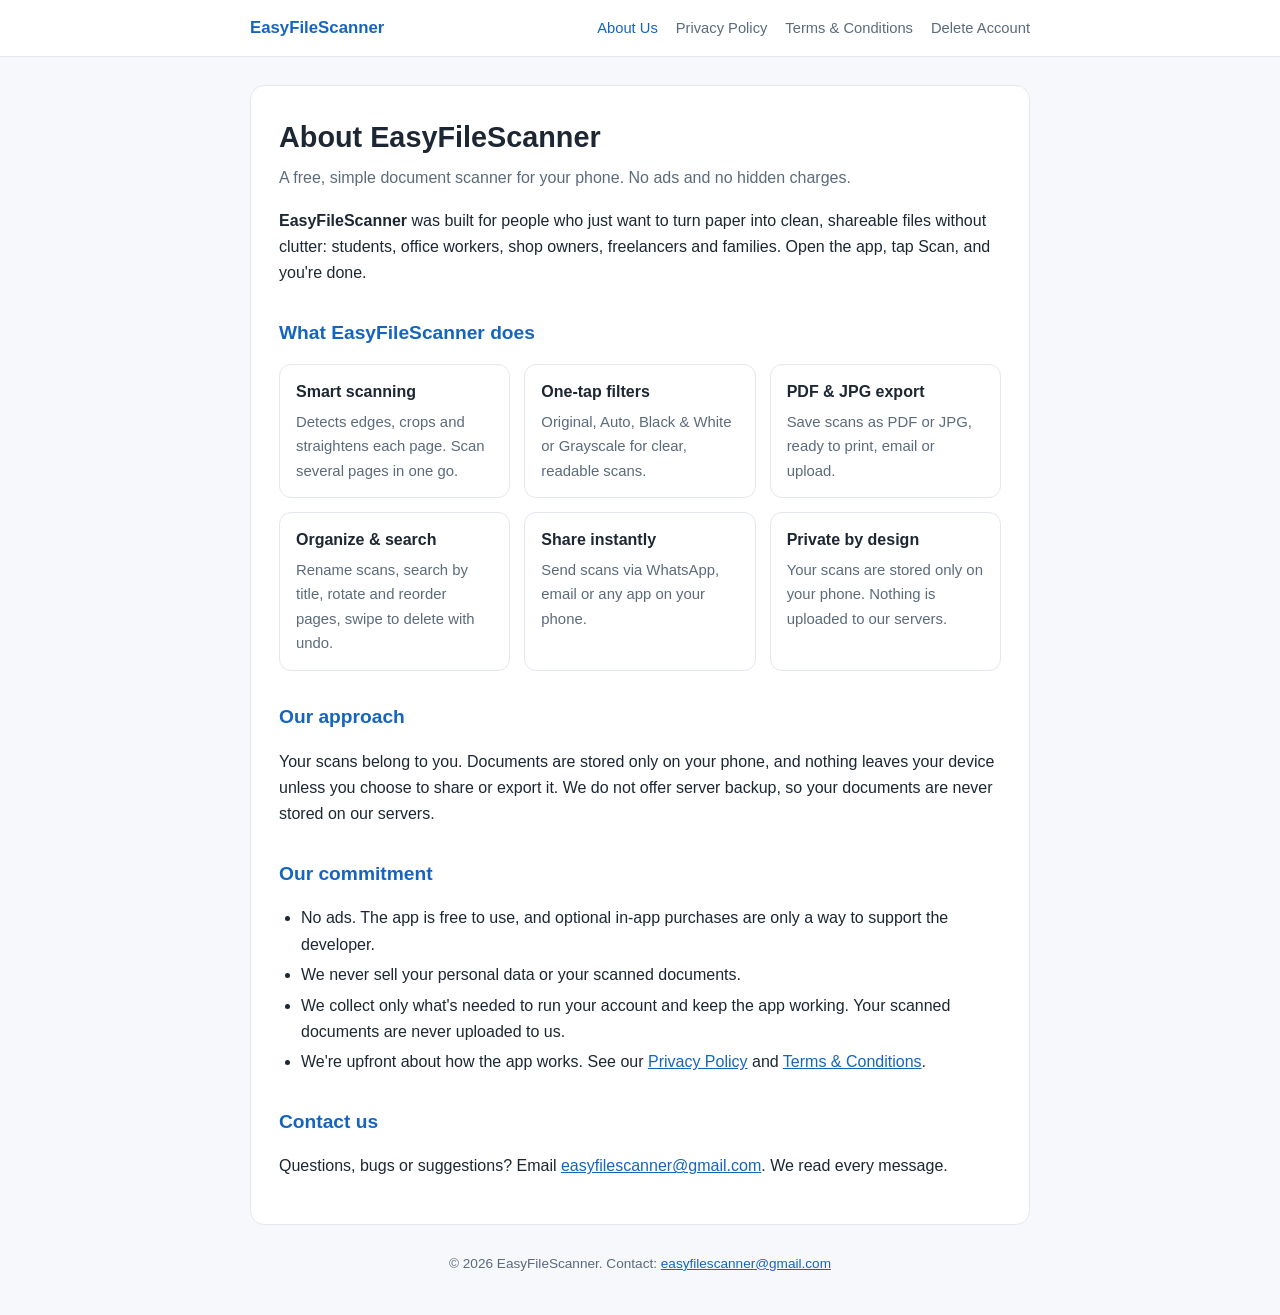
<file: index.html>
<!DOCTYPE html><html lang="en"><head><meta charset="UTF-8"><meta http-equiv="refresh" content="0; url=about-us.html"><title>EasyFileScanner</title></head><body><a href="about-us.html">EasyFileScanner</a></body></html>
</file>
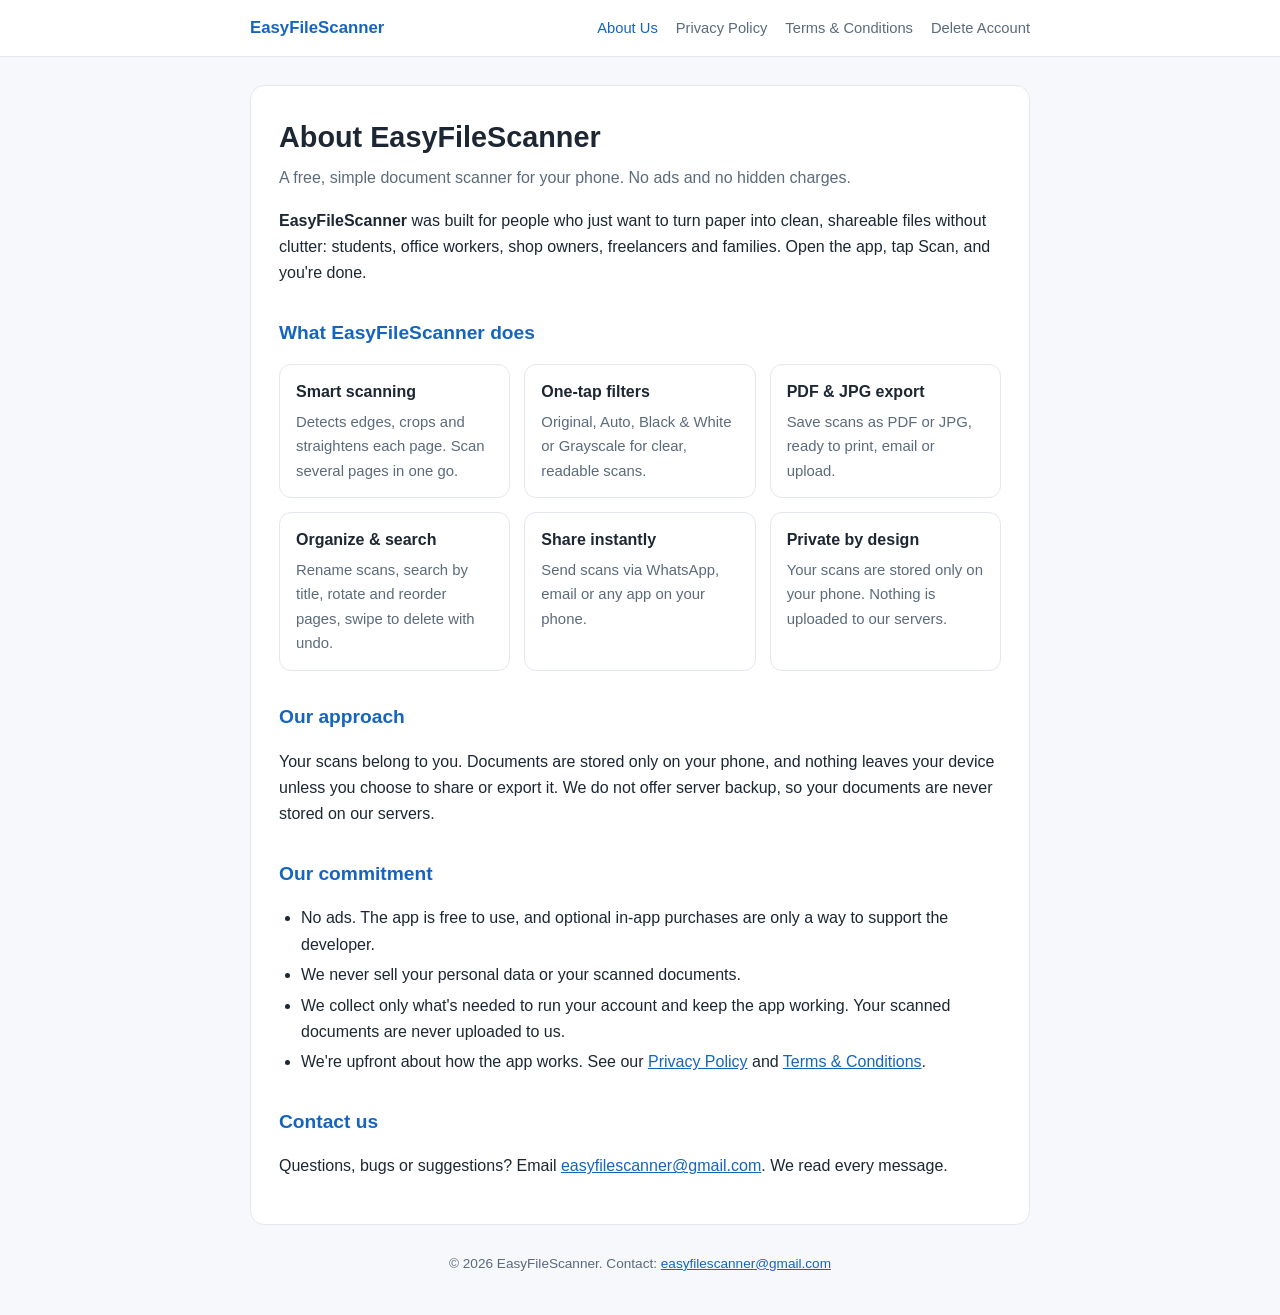
<file: about-us.html>
<!DOCTYPE html>
<html lang="en">
<head>
<meta charset="UTF-8">
<meta name="viewport" content="width=device-width, initial-scale=1">
<title>About Us – EasyFileScanner</title>
<meta name="description" content="About Us for EasyFileScanner: PDF Scanner, a free document scanner app for Android.">
<link rel="stylesheet" href="style.css">
</head>
<body>
<header><nav>
<span class="logo">EasyFileScanner</span>
<a href="about-us.html" class="active">About Us</a>
<a href="privacy-policy.html" >Privacy Policy</a>
<a href="terms-and-conditions.html" >Terms &amp; Conditions</a>
<a href="delete-account.html" >Delete Account</a>
</nav></header>
<main><div class="card">
<h1>About EasyFileScanner</h1>
<p class="sub">A free, simple document scanner for your phone. No ads and no hidden charges.</p>

<p><strong>EasyFileScanner</strong> was built for people who just want to turn paper into clean, shareable files without clutter: students, office workers, shop owners, freelancers and families. Open the app, tap Scan, and you're done.</p>

<h2>What EasyFileScanner does</h2>
<div class="features">
  <div class="feature"><h3>Smart scanning</h3><p>Detects edges, crops and straightens each page. Scan several pages in one go.</p></div>
  <div class="feature"><h3>One-tap filters</h3><p>Original, Auto, Black &amp; White or Grayscale for clear, readable scans.</p></div>
  <div class="feature"><h3>PDF &amp; JPG export</h3><p>Save scans as PDF or JPG, ready to print, email or upload.</p></div>
  <div class="feature"><h3>Organize &amp; search</h3><p>Rename scans, search by title, rotate and reorder pages, swipe to delete with undo.</p></div>
  <div class="feature"><h3>Share instantly</h3><p>Send scans via WhatsApp, email or any app on your phone.</p></div>
  <div class="feature"><h3>Private by design</h3><p>Your scans are stored only on your phone. Nothing is uploaded to our servers.</p></div>
</div>

<h2>Our approach</h2>
<p>Your scans belong to you. Documents are stored only on your phone, and nothing leaves your device unless you choose to share or export it. We do not offer server backup, so your documents are never stored on our servers.</p>

<h2>Our commitment</h2>
<ul>
  <li>No ads. The app is free to use, and optional in-app purchases are only a way to support the developer.</li>
  <li>We never sell your personal data or your scanned documents.</li>
  <li>We collect only what's needed to run your account and keep the app working. Your scanned documents are never uploaded to us.</li>
  <li>We're upfront about how the app works. See our <a href="privacy-policy.html">Privacy Policy</a> and <a href="terms-and-conditions.html">Terms &amp; Conditions</a>.</li>
</ul>

<h2>Contact us</h2>
<p>Questions, bugs or suggestions? Email <a href="mailto:easyfilescanner@gmail.com">easyfilescanner@gmail.com</a>. We read every message.</p>
</div></main>
<footer>&copy; 2026 EasyFileScanner. Contact: <a href="mailto:easyfilescanner@gmail.com">easyfilescanner@gmail.com</a></footer>
</body>
</html>
</file>
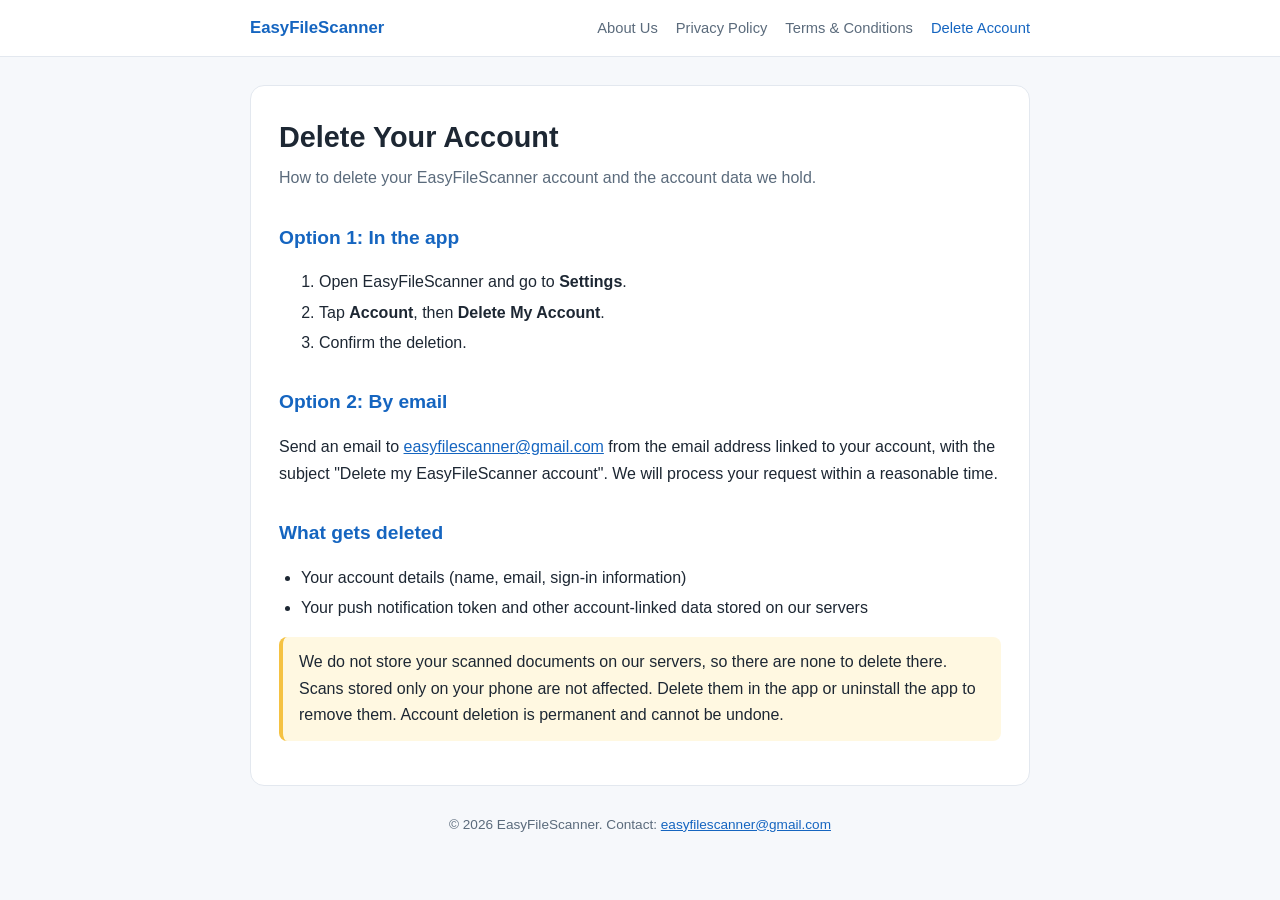
<file: delete-account.html>
<!DOCTYPE html>
<html lang="en">
<head>
<meta charset="UTF-8">
<meta name="viewport" content="width=device-width, initial-scale=1">
<title>Delete Account – EasyFileScanner</title>
<meta name="description" content="Delete Account for EasyFileScanner: PDF Scanner, a free document scanner app for Android.">
<link rel="stylesheet" href="style.css">
</head>
<body>
<header><nav>
<span class="logo">EasyFileScanner</span>
<a href="about-us.html" >About Us</a>
<a href="privacy-policy.html" >Privacy Policy</a>
<a href="terms-and-conditions.html" >Terms &amp; Conditions</a>
<a href="delete-account.html" class="active">Delete Account</a>
</nav></header>
<main><div class="card">
<h1>Delete Your Account</h1>
<p class="sub">How to delete your EasyFileScanner account and the account data we hold.</p>

<h2>Option 1: In the app</h2>
<ol>
  <li>Open EasyFileScanner and go to <strong>Settings</strong>.</li>
  <li>Tap <strong>Account</strong>, then <strong>Delete My Account</strong>.</li>
  <li>Confirm the deletion.</li>
</ol>

<h2>Option 2: By email</h2>
<p>Send an email to <a href="mailto:easyfilescanner@gmail.com?subject=Delete%20my%20EasyFileScanner%20account">easyfilescanner@gmail.com</a> from the email address linked to your account, with the subject "Delete my EasyFileScanner account". We will process your request within a reasonable time.</p>

<h2>What gets deleted</h2>
<ul>
  <li>Your account details (name, email, sign-in information)</li>
  <li>Your push notification token and other account-linked data stored on our servers</li>
</ul>
<div class="note">We do not store your scanned documents on our servers, so there are none to delete there. Scans stored only on your phone are not affected. Delete them in the app or uninstall the app to remove them. Account deletion is permanent and cannot be undone.</div>
</div></main>
<footer>&copy; 2026 EasyFileScanner. Contact: <a href="mailto:easyfilescanner@gmail.com">easyfilescanner@gmail.com</a></footer>
</body>
</html>
</file>
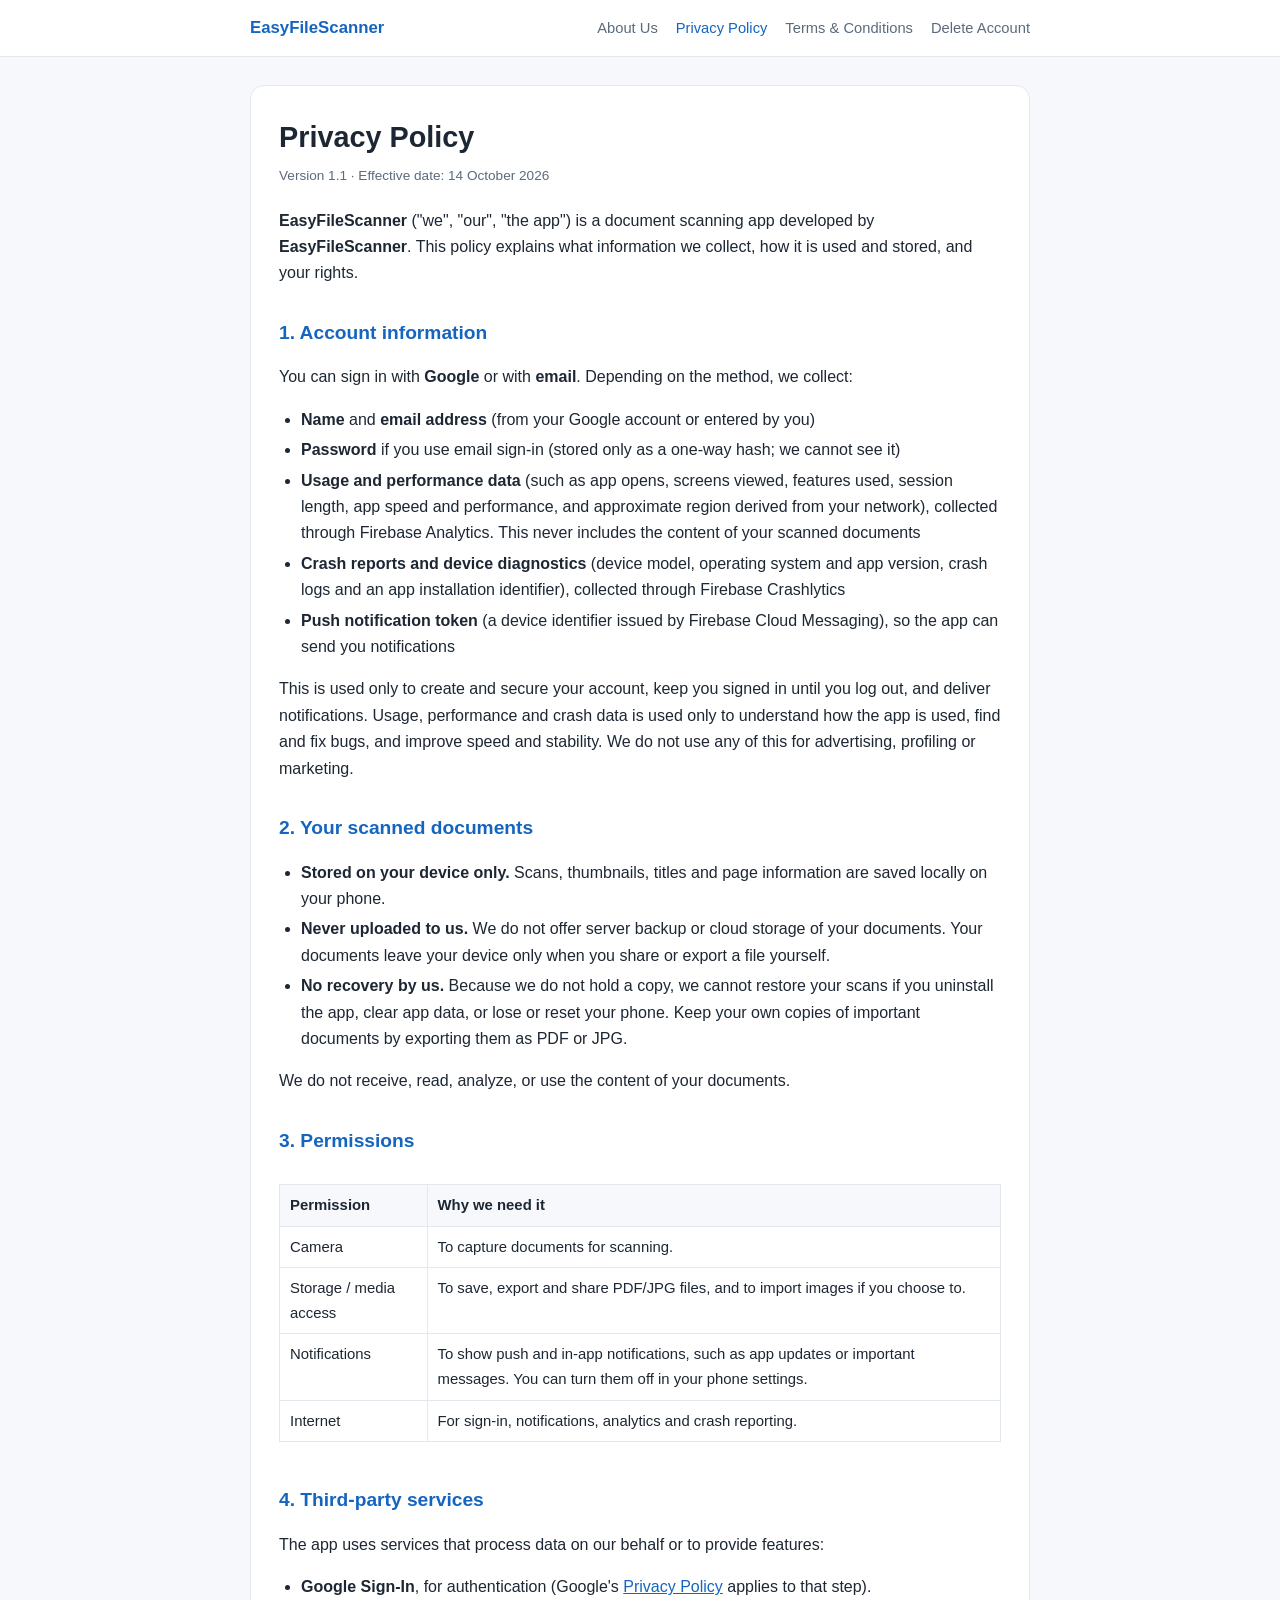
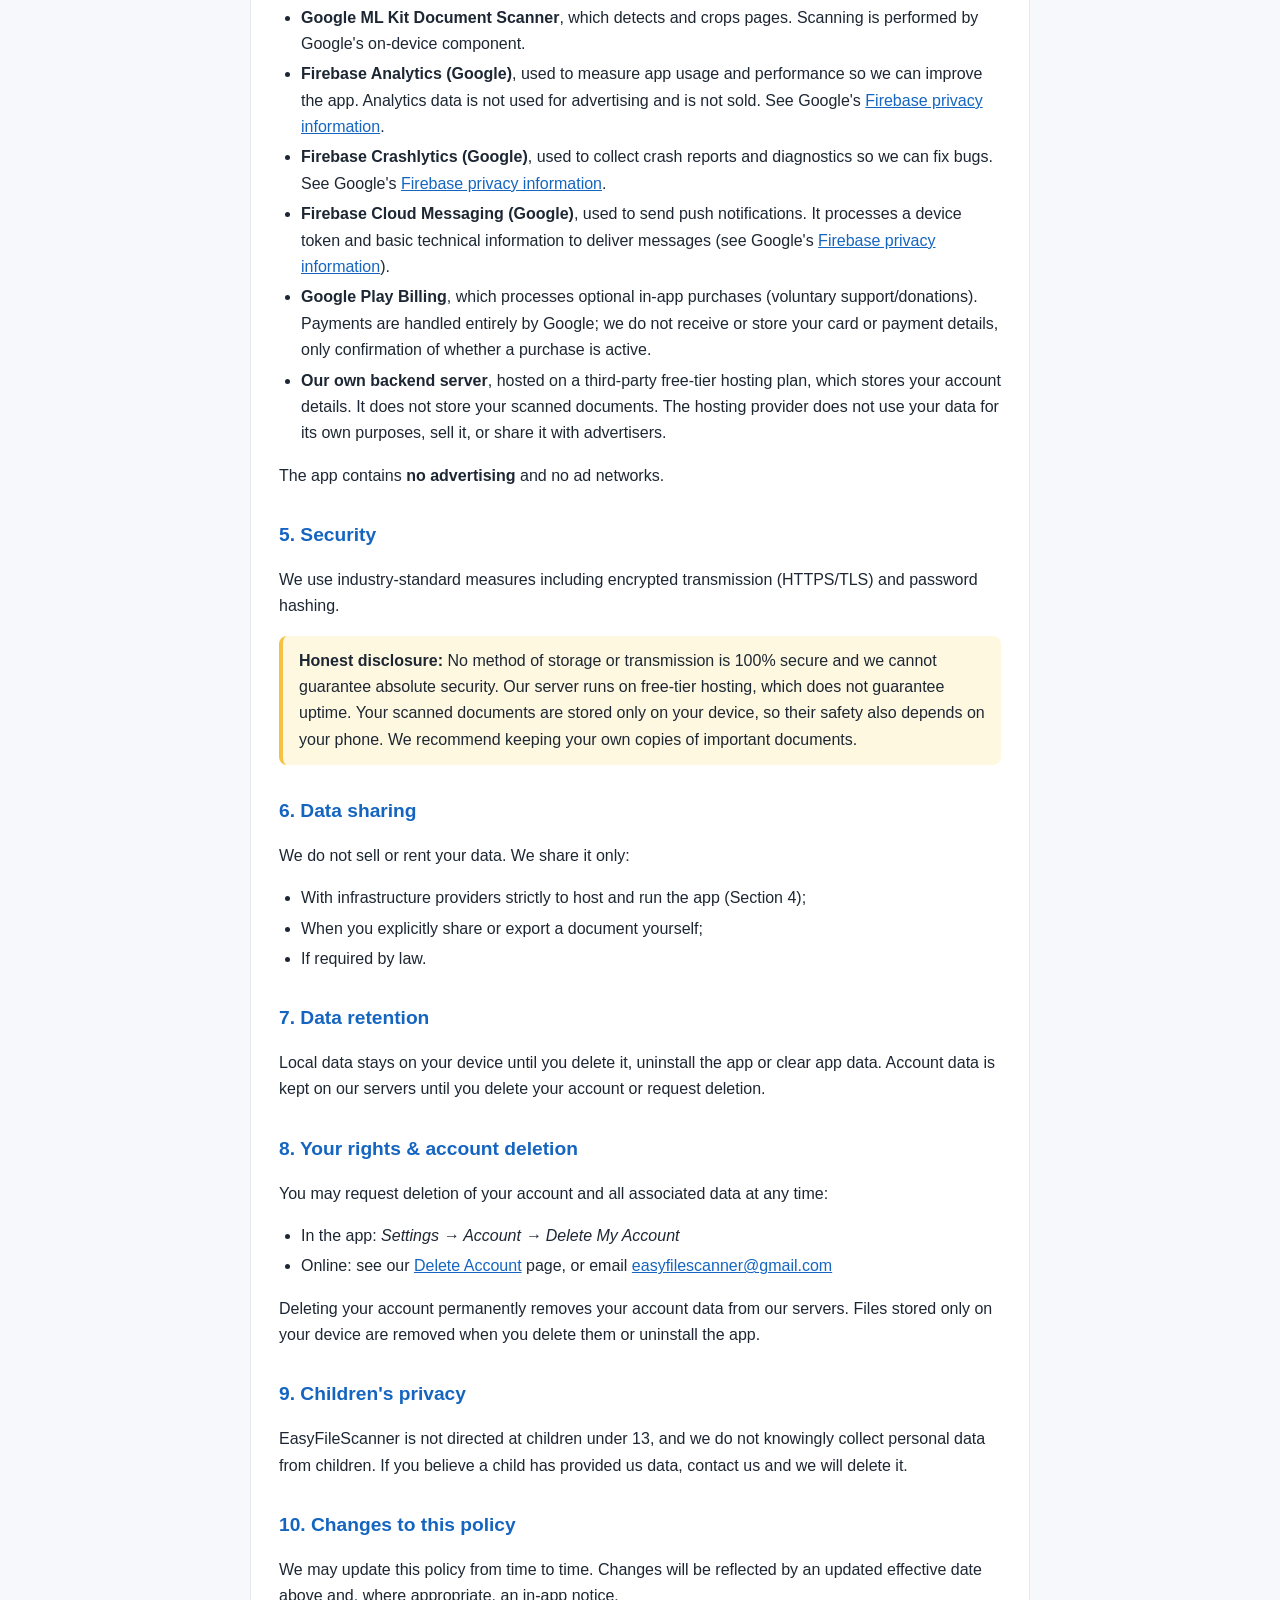
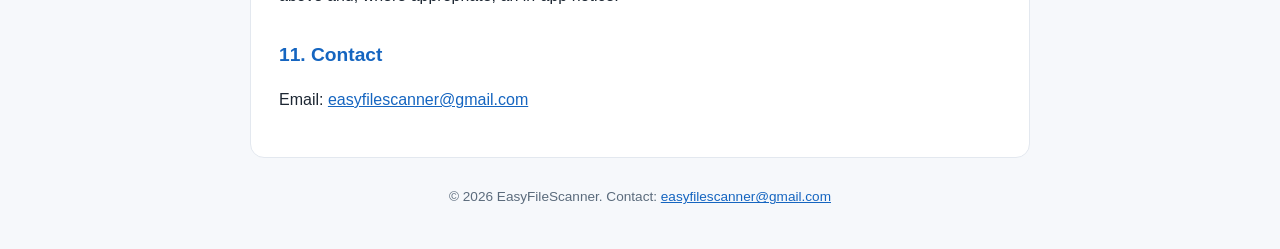
<file: privacy-policy.html>
<!DOCTYPE html>
<html lang="en">
<head>
<meta charset="UTF-8">
<meta name="viewport" content="width=device-width, initial-scale=1">
<title>Privacy Policy – EasyFileScanner</title>
<meta name="description" content="Privacy Policy for EasyFileScanner: PDF Scanner, a free document scanner app for Android.">
<link rel="stylesheet" href="style.css">
</head>
<body>
<header><nav>
<span class="logo">EasyFileScanner</span>
<a href="about-us.html" >About Us</a>
<a href="privacy-policy.html" class="active">Privacy Policy</a>
<a href="terms-and-conditions.html" >Terms &amp; Conditions</a>
<a href="delete-account.html" >Delete Account</a>
</nav></header>
<main><div class="card">
<h1>Privacy Policy</h1>
<div class="meta">Version 1.1 &middot; Effective date: 14 October 2026</div>

<p><strong>EasyFileScanner</strong> ("we", "our", "the app") is a document scanning app developed by <strong>EasyFileScanner</strong>. This policy explains what information we collect, how it is used and stored, and your rights.</p>

<h2>1. Account information</h2>
<p>You can sign in with <strong>Google</strong> or with <strong>email</strong>. Depending on the method, we collect:</p>
<ul>
  <li><strong>Name</strong> and <strong>email address</strong> (from your Google account or entered by you)</li>
  <li><strong>Password</strong> if you use email sign-in (stored only as a one-way hash; we cannot see it)</li>
  <li><strong>Usage and performance data</strong> (such as app opens, screens viewed, features used, session length, app speed and performance, and approximate region derived from your network), collected through Firebase Analytics. This never includes the content of your scanned documents</li>
  <li><strong>Crash reports and device diagnostics</strong> (device model, operating system and app version, crash logs and an app installation identifier), collected through Firebase Crashlytics</li>
  <li><strong>Push notification token</strong> (a device identifier issued by Firebase Cloud Messaging), so the app can send you notifications</li>
</ul>
<p>This is used only to create and secure your account, keep you signed in until you log out, and deliver notifications. Usage, performance and crash data is used only to understand how the app is used, find and fix bugs, and improve speed and stability. We do not use any of this for advertising, profiling or marketing.</p>

<h2>2. Your scanned documents</h2>
<ul>
  <li><strong>Stored on your device only.</strong> Scans, thumbnails, titles and page information are saved locally on your phone.</li>
  <li><strong>Never uploaded to us.</strong> We do not offer server backup or cloud storage of your documents. Your documents leave your device only when you share or export a file yourself.</li>
  <li><strong>No recovery by us.</strong> Because we do not hold a copy, we cannot restore your scans if you uninstall the app, clear app data, or lose or reset your phone. Keep your own copies of important documents by exporting them as PDF or JPG.</li>
</ul>
<p>We do not receive, read, analyze, or use the content of your documents.</p>

<h2>3. Permissions</h2>
<div class="scroll"><table>
<tr><th>Permission</th><th>Why we need it</th></tr>
<tr><td>Camera</td><td>To capture documents for scanning.</td></tr>
<tr><td>Storage / media access</td><td>To save, export and share PDF/JPG files, and to import images if you choose to.</td></tr>
<tr><td>Notifications</td><td>To show push and in-app notifications, such as app updates or important messages. You can turn them off in your phone settings.</td></tr>
<tr><td>Internet</td><td>For sign-in, notifications, analytics and crash reporting.</td></tr>
</table></div>

<h2>4. Third-party services</h2>
<p>The app uses services that process data on our behalf or to provide features:</p>
<ul>
  <li><strong>Google Sign-In</strong>, for authentication (Google's <a href="https://policies.google.com/privacy" target="_blank" rel="noopener">Privacy Policy</a> applies to that step).</li>
  <li><strong>Google ML Kit Document Scanner</strong>, which detects and crops pages. Scanning is performed by Google's on-device component.</li>
  <li><strong>Firebase Analytics (Google)</strong>, used to measure app usage and performance so we can improve the app. Analytics data is not used for advertising and is not sold. See Google's <a href="https://firebase.google.com/support/privacy" target="_blank" rel="noopener">Firebase privacy information</a>.</li>
  <li><strong>Firebase Crashlytics (Google)</strong>, used to collect crash reports and diagnostics so we can fix bugs. See Google's <a href="https://firebase.google.com/support/privacy" target="_blank" rel="noopener">Firebase privacy information</a>.</li>
  <li><strong>Firebase Cloud Messaging (Google)</strong>, used to send push notifications. It processes a device token and basic technical information to deliver messages (see Google's <a href="https://firebase.google.com/support/privacy" target="_blank" rel="noopener">Firebase privacy information</a>).</li>
  <li><strong>Google Play Billing</strong>, which processes optional in-app purchases (voluntary support/donations). Payments are handled entirely by Google; we do not receive or store your card or payment details, only confirmation of whether a purchase is active.</li>
  <li><strong>Our own backend server</strong>, hosted on a third-party free-tier hosting plan, which stores your account details. It does not store your scanned documents. The hosting provider does not use your data for its own purposes, sell it, or share it with advertisers.</li>
</ul>
<p>The app contains <strong>no advertising</strong> and no ad networks.</p>

<h2>5. Security</h2>
<p>We use industry-standard measures including encrypted transmission (HTTPS/TLS) and password hashing.</p>
<div class="note"><strong>Honest disclosure:</strong> No method of storage or transmission is 100% secure and we cannot guarantee absolute security. Our server runs on free-tier hosting, which does not guarantee uptime. Your scanned documents are stored only on your device, so their safety also depends on your phone. We recommend keeping your own copies of important documents.</div>

<h2>6. Data sharing</h2>
<p>We do not sell or rent your data. We share it only:</p>
<ul>
  <li>With infrastructure providers strictly to host and run the app (Section 4);</li>
  <li>When you explicitly share or export a document yourself;</li>
  <li>If required by law.</li>
</ul>

<h2>7. Data retention</h2>
<p>Local data stays on your device until you delete it, uninstall the app or clear app data. Account data is kept on our servers until you delete your account or request deletion.</p>

<h2>8. Your rights &amp; account deletion</h2>
<p>You may request deletion of your account and all associated data at any time:</p>
<ul>
  <li>In the app: <em>Settings &rarr; Account &rarr; Delete My Account</em></li>
  <li>Online: see our <a href="delete-account.html">Delete Account</a> page, or email <a href="mailto:easyfilescanner@gmail.com">easyfilescanner@gmail.com</a></li>
</ul>
<p>Deleting your account permanently removes your account data from our servers. Files stored only on your device are removed when you delete them or uninstall the app.</p>

<h2>9. Children's privacy</h2>
<p>EasyFileScanner is not directed at children under 13, and we do not knowingly collect personal data from children. If you believe a child has provided us data, contact us and we will delete it.</p>

<h2>10. Changes to this policy</h2>
<p>We may update this policy from time to time. Changes will be reflected by an updated effective date above and, where appropriate, an in-app notice.</p>

<h2>11. Contact</h2>
<p>Email: <a href="mailto:easyfilescanner@gmail.com">easyfilescanner@gmail.com</a></p>
</div></main>
<footer>&copy; 2026 EasyFileScanner. Contact: <a href="mailto:easyfilescanner@gmail.com">easyfilescanner@gmail.com</a></footer>
</body>
</html>
</file>
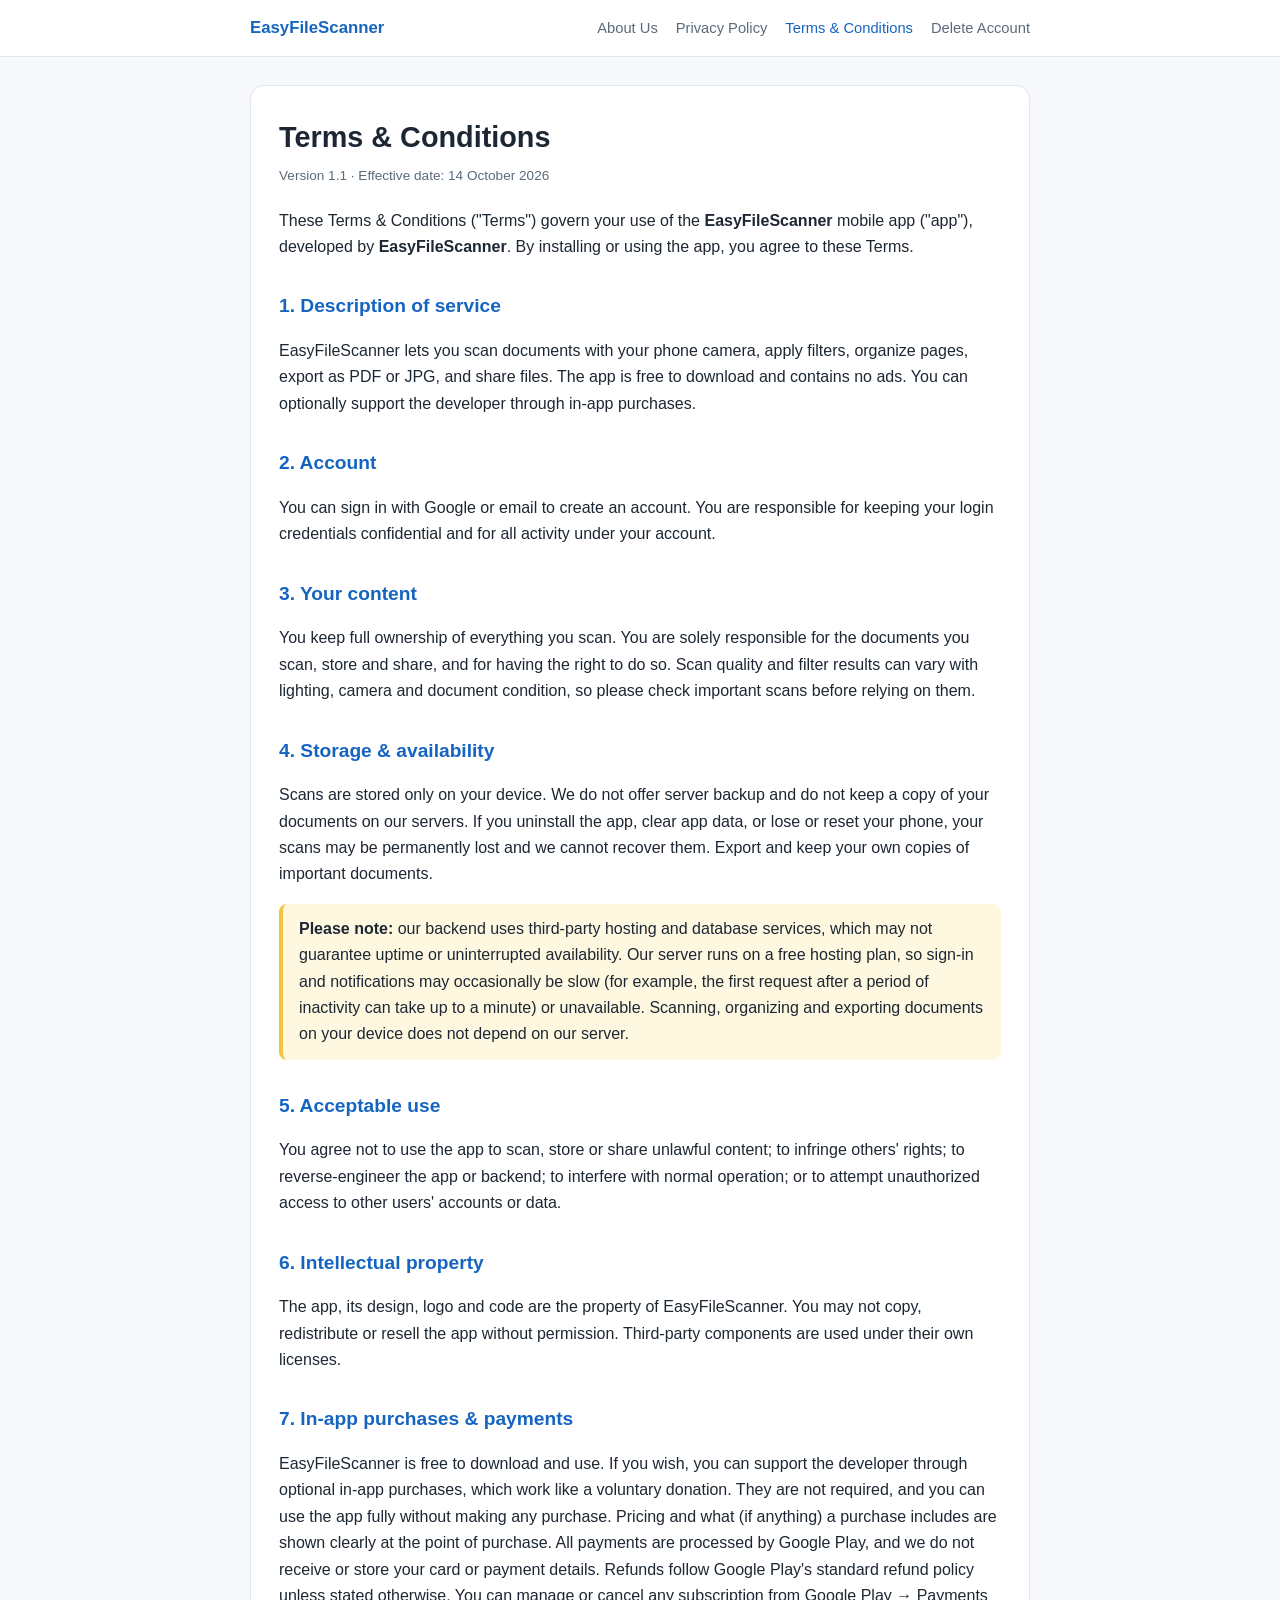
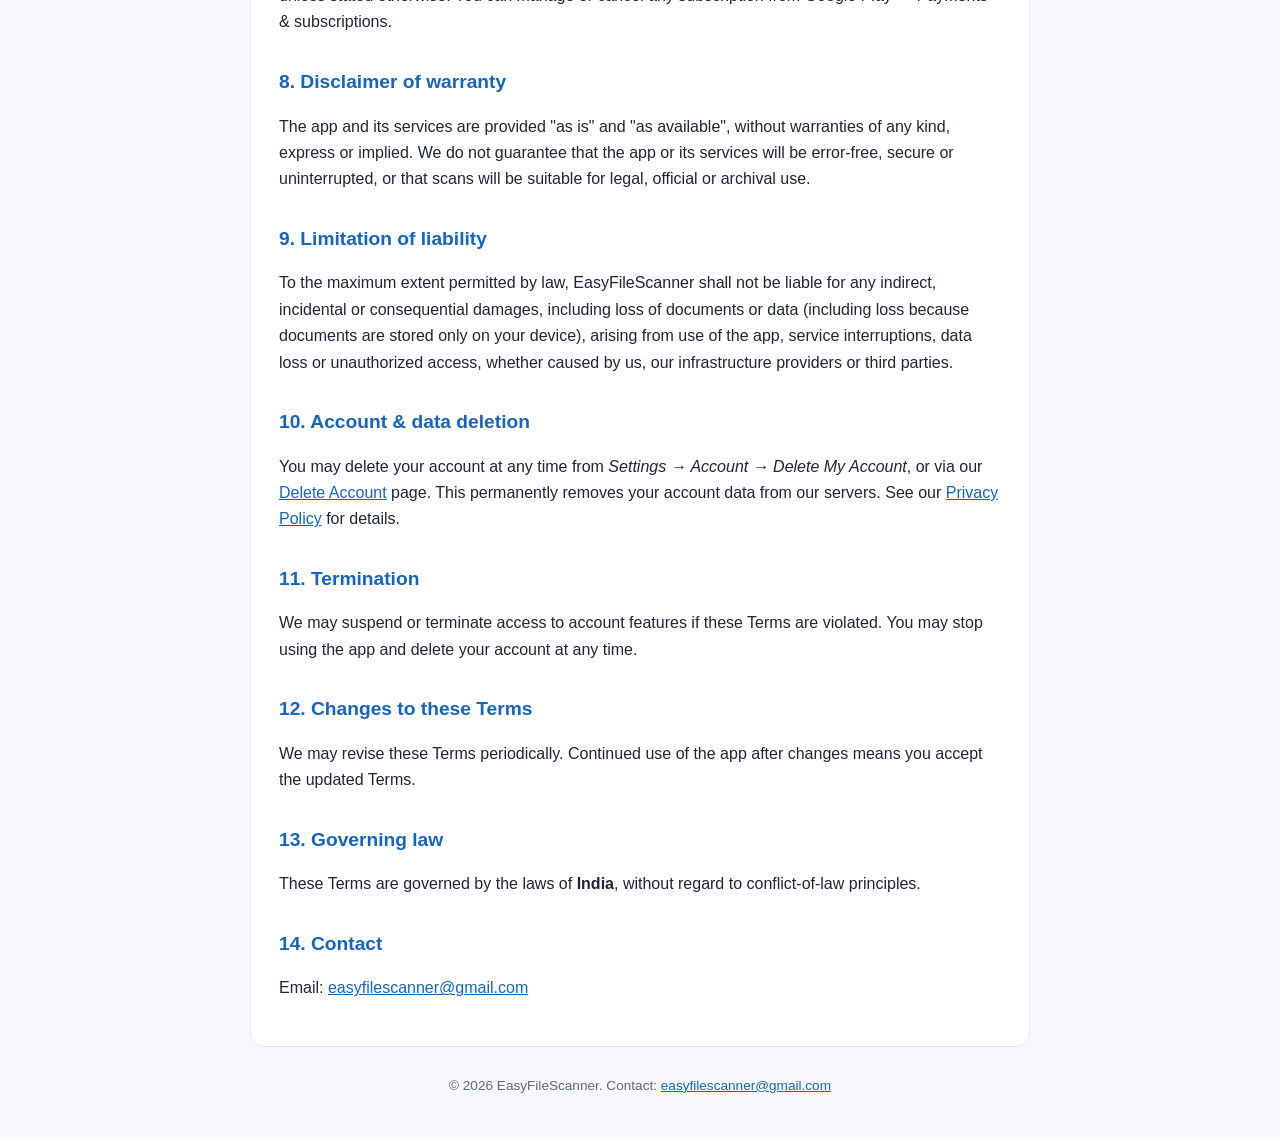
<file: terms-and-conditions.html>
<!DOCTYPE html>
<html lang="en">
<head>
<meta charset="UTF-8">
<meta name="viewport" content="width=device-width, initial-scale=1">
<title>Terms & Conditions – EasyFileScanner</title>
<meta name="description" content="Terms & Conditions for EasyFileScanner: PDF Scanner, a free document scanner app for Android.">
<link rel="stylesheet" href="style.css">
</head>
<body>
<header><nav>
<span class="logo">EasyFileScanner</span>
<a href="about-us.html" >About Us</a>
<a href="privacy-policy.html" >Privacy Policy</a>
<a href="terms-and-conditions.html" class="active">Terms &amp; Conditions</a>
<a href="delete-account.html" >Delete Account</a>
</nav></header>
<main><div class="card">
<h1>Terms &amp; Conditions</h1>
<div class="meta">Version 1.1 &middot; Effective date: 14 October 2026</div>

<p>These Terms &amp; Conditions ("Terms") govern your use of the <strong>EasyFileScanner</strong> mobile app ("app"), developed by <strong>EasyFileScanner</strong>. By installing or using the app, you agree to these Terms.</p>

<h2>1. Description of service</h2>
<p>EasyFileScanner lets you scan documents with your phone camera, apply filters, organize pages, export as PDF or JPG, and share files. The app is free to download and contains no ads. You can optionally support the developer through in-app purchases.</p>

<h2>2. Account</h2>
<p>You can sign in with Google or email to create an account. You are responsible for keeping your login credentials confidential and for all activity under your account.</p>

<h2>3. Your content</h2>
<p>You keep full ownership of everything you scan. You are solely responsible for the documents you scan, store and share, and for having the right to do so. Scan quality and filter results can vary with lighting, camera and document condition, so please check important scans before relying on them.</p>

<h2>4. Storage &amp; availability</h2>
<p>Scans are stored only on your device. We do not offer server backup and do not keep a copy of your documents on our servers. If you uninstall the app, clear app data, or lose or reset your phone, your scans may be permanently lost and we cannot recover them. Export and keep your own copies of important documents.</p>
<div class="note"><strong>Please note:</strong> our backend uses third-party hosting and database services, which may not guarantee uptime or uninterrupted availability. Our server runs on a free hosting plan, so sign-in and notifications may occasionally be slow (for example, the first request after a period of inactivity can take up to a minute) or unavailable. Scanning, organizing and exporting documents on your device does not depend on our server.</div>

<h2>5. Acceptable use</h2>
<p>You agree not to use the app to scan, store or share unlawful content; to infringe others' rights; to reverse-engineer the app or backend; to interfere with normal operation; or to attempt unauthorized access to other users' accounts or data.</p>

<h2>6. Intellectual property</h2>
<p>The app, its design, logo and code are the property of EasyFileScanner. You may not copy, redistribute or resell the app without permission. Third-party components are used under their own licenses.</p>

<h2>7. In-app purchases &amp; payments</h2>
<p>EasyFileScanner is free to download and use. If you wish, you can support the developer through optional in-app purchases, which work like a voluntary donation. They are not required, and you can use the app fully without making any purchase. Pricing and what (if anything) a purchase includes are shown clearly at the point of purchase. All payments are processed by Google Play, and we do not receive or store your card or payment details. Refunds follow Google Play's standard refund policy unless stated otherwise. You can manage or cancel any subscription from Google Play &rarr; Payments &amp; subscriptions.</p>

<h2>8. Disclaimer of warranty</h2>
<p>The app and its services are provided "as is" and "as available", without warranties of any kind, express or implied. We do not guarantee that the app or its services will be error-free, secure or uninterrupted, or that scans will be suitable for legal, official or archival use.</p>

<h2>9. Limitation of liability</h2>
<p>To the maximum extent permitted by law, EasyFileScanner shall not be liable for any indirect, incidental or consequential damages, including loss of documents or data (including loss because documents are stored only on your device), arising from use of the app, service interruptions, data loss or unauthorized access, whether caused by us, our infrastructure providers or third parties.</p>

<h2>10. Account &amp; data deletion</h2>
<p>You may delete your account at any time from <em>Settings &rarr; Account &rarr; Delete My Account</em>, or via our <a href="delete-account.html">Delete Account</a> page. This permanently removes your account data from our servers. See our <a href="privacy-policy.html">Privacy Policy</a> for details.</p>

<h2>11. Termination</h2>
<p>We may suspend or terminate access to account features if these Terms are violated. You may stop using the app and delete your account at any time.</p>

<h2>12. Changes to these Terms</h2>
<p>We may revise these Terms periodically. Continued use of the app after changes means you accept the updated Terms.</p>

<h2>13. Governing law</h2>
<p>These Terms are governed by the laws of <strong>India</strong>, without regard to conflict-of-law principles.</p>

<h2>14. Contact</h2>
<p>Email: <a href="mailto:easyfilescanner@gmail.com">easyfilescanner@gmail.com</a></p>
</div></main>
<footer>&copy; 2026 EasyFileScanner. Contact: <a href="mailto:easyfilescanner@gmail.com">easyfilescanner@gmail.com</a></footer>
</body>
</html>
</file>
<file: style.css>
:root{--brand:#1565c0;--bg:#f6f8fb;--card:#fff;--text:#1d2733;--muted:#5b6b7c;--border:#e3e8ef;--note:#fff8e1;--note-b:#f5c242}
@media (prefers-color-scheme:dark){:root{--bg:#0f1720;--card:#17212c;--text:#e6edf3;--muted:#9aa9b8;--border:#263341;--note:#2a2410;--brand:#64b5f6}}
*{box-sizing:border-box}
body{margin:0;font-family:-apple-system,BlinkMacSystemFont,"Segoe UI",Roboto,Helvetica,Arial,sans-serif;background:var(--bg);color:var(--text);line-height:1.65}
header{background:var(--card);border-bottom:1px solid var(--border)}
nav{max-width:820px;margin:0 auto;padding:14px 20px;display:flex;flex-wrap:wrap;gap:6px 18px;align-items:center}
nav .logo{font-weight:700;color:var(--brand);margin-right:auto;font-size:1.05rem}
nav a{color:var(--muted);text-decoration:none;font-size:.92rem}
nav a:hover,nav a.active{color:var(--brand)}
main{max-width:820px;margin:28px auto;padding:0 20px}
.card{background:var(--card);border:1px solid var(--border);border-radius:14px;padding:28px}
h1{margin:0 0 4px;font-size:1.8rem}
.sub{color:var(--muted);margin:0 0 6px}
.meta{color:var(--muted);font-size:.85rem;margin-bottom:20px}
h2{font-size:1.2rem;margin-top:30px;color:var(--brand)}
h3{font-size:1rem;margin:0 0 4px}
ul{padding-left:22px}li{margin:4px 0}
a{color:var(--brand)}
.note{background:var(--note);border-left:4px solid var(--note-b);padding:12px 16px;border-radius:8px;margin:16px 0}
.features{display:grid;grid-template-columns:repeat(auto-fit,minmax(220px,1fr));gap:14px;margin:14px 0}
.feature{border:1px solid var(--border);border-radius:12px;padding:14px 16px}
.feature p{margin:0;color:var(--muted);font-size:.93rem}
table{width:100%;border-collapse:collapse;margin:12px 0;font-size:.93rem}
th,td{border:1px solid var(--border);padding:8px 10px;text-align:left;vertical-align:top}
th{background:var(--bg)}
.scroll{overflow-x:auto}
footer{max-width:820px;margin:24px auto 40px;padding:0 20px;color:var(--muted);font-size:.85rem;text-align:center}
</file>
